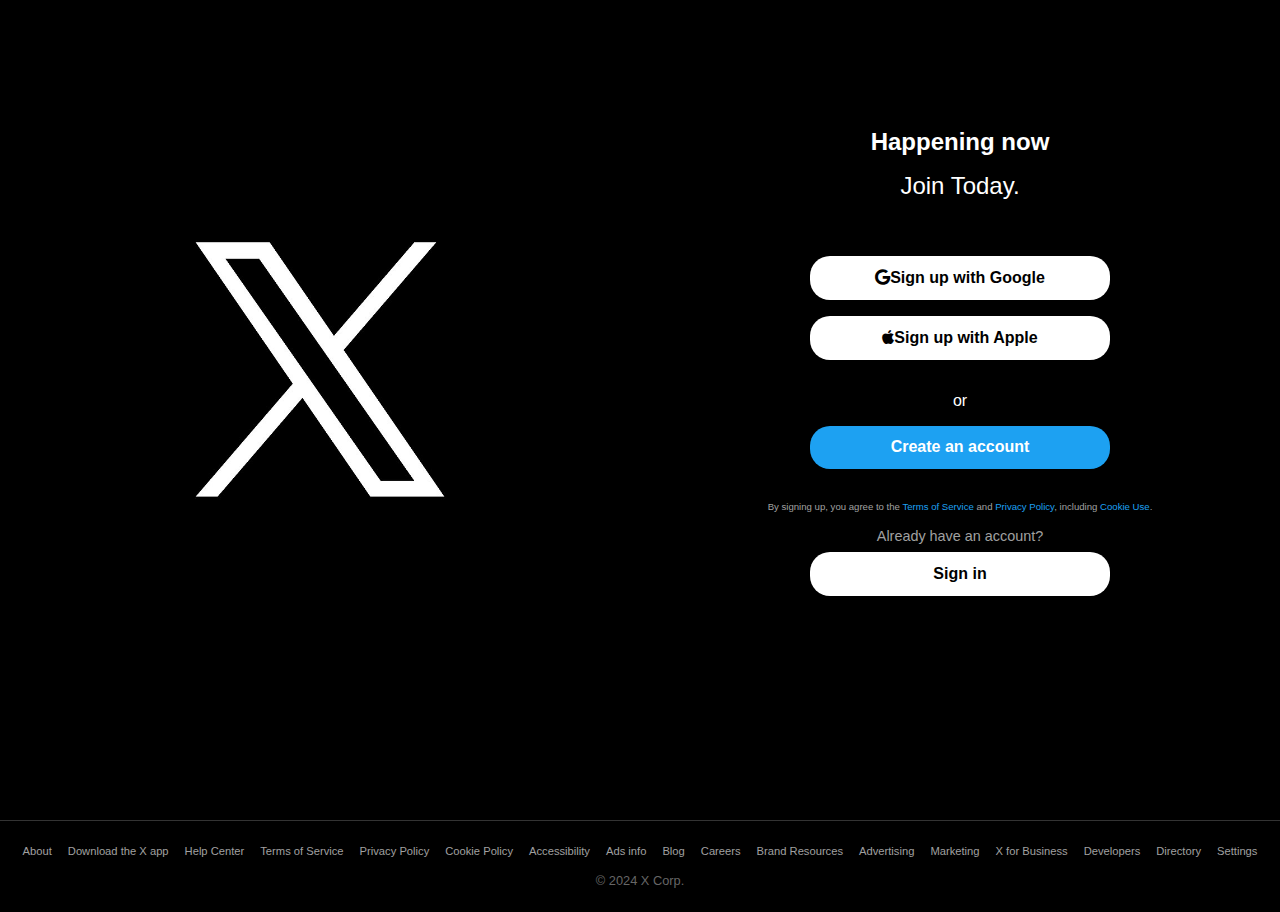
<file: LOGINPAGE/login.html>
<!DOCTYPE html>
<html lang="en">
  <head>
    <meta charset="UTF-8" />
    <meta name="viewport" content="width=device-width, initial-scale=1.0" />
    <title>Login - X</title>
    <link href="https://cdnjs.cloudflare.com/ajax/libs/font-awesome/6.0.0/css/all.min.css" rel="stylesheet" />
    <link rel="stylesheet" href="index.css" />
    <link rel="stylesheet" href="App.css" />
  </head>
  <body>
    <div class="container">
      <div class="left-section">
        <img src="x-logo.png" alt="X Logo" />
      </div>
      <div class="right-section" id="app">
      </div>
    </div>
    <footer class="page-footer">
      <ul id="footer-links"></ul>
      <div class="footer-copyright">© 2024 X Corp.</div>
    </footer>
    <script src="main.js"></script>
  </body>
</html>
</file>
<file: LOGINPAGE/App.css>
body {
    margin: 0;
    font-family: Arial, sans-serif;
    background-color: #000000;
    color: #ffffff;
  }
  
  .container {
    display: flex;
    justify-content: space-between;
    align-items: center;
    height: 100vh;
    width: 100%;
  }
  
  .left-section {
    flex: 1;
    display: flex;
    justify-content: center;
    align-items: center;
    background-color: #000000;
  }
  
  .left-section img {
    max-width: 100%;
    height: auto;
  }
  
  .right-section {
    flex: 1;
    display: flex;
    justify-content: center;
    align-items: center;
  }
  
  .login-box {
    max-width: 400px;
    width: 90%;
    background-color: #1d1d1d;
    padding: 2rem;
    border-radius: 8px;
    box-shadow: 0 4px 10px rgba(0, 0, 0, 0.5);
    text-align: center;
  }
  
  .login-box h1 {
    font-size: 1.5rem;
    margin-bottom: 1rem;
  }
  
  .input-group {
    margin-bottom: 1rem;
  }
  
  input {
    width: 100%;
    padding: 0.8rem;
    border: none;
    border-radius: 4px;
    margin-bottom: 0.5rem;
    background-color: #2a2a2a;
    color: #ffffff;
  }
  
  button {
    width: 100%;
    padding: 0.8rem;
    border: none;
    border-radius: 4px;
    margin-bottom: 1rem;
    font-size: 1rem;
    cursor: pointer;
  }
  
  .sign-up-google {
    background-color: #ffffff;
    color: #000000;
  }
  
  .sign-up-apple {
    background-color: #333333;
    color: #ffffff;
  }
  
  .create-account {
    background-color: #1da1f2;
    color: #ffffff;
  }
  
  .sign-in {
    margin-top: 1rem;
    font-size: 0.9rem;
  }
  
  .sign-in a {
    color: #1da1f2;
  }
  .right-section .login-box {
    margin-top: 2rem;
  }
  
  .login-header h1 {
    font-size: 3rem;
    margin-bottom: 0.5rem;
  }
  
  .login-header h2 {
    font-size: 1.25rem;
    font-weight: 300;
    margin-bottom: 2rem;
  }
  
  /* Header Styles */
  .page-header {
    text-align: center;
    margin-bottom: 2rem;
  }
  
  .page-header h1 {
    font-size: 2.5rem;
    margin-bottom: 0.5rem;
  }
  
  .page-header h2 {
    font-size: 1.5rem;
    font-weight: 300;
    margin-bottom: 1.5rem;
  }
  
  /* Layout */
  .container {
    display: flex;
    justify-content: center;
    align-items: center;
    height: calc(100vh - 10rem); /* Adjust height for the header */
    width: 100%;
  }
  
  .left-section {
    flex: 1;
    display: flex;
    justify-content: center;
    align-items: center;
  }
  
  .left-section img {
    max-width: 70%;
    height: auto;
  }
  
  .right-section {
    flex: 1;
    display: flex;
    flex-direction: column;
    justify-content: center;
    align-items: center;
    text-align: center;
  }
  
  .right-section h1 {
    font-size: 1.5rem;
    margin-bottom: 1rem;
  }
  
  /* Button Styles */
  button {
    width: 100%;
    padding: 0.8rem;
    border: none;
    border-radius: 20px; /* Rounder buttons */
    margin-bottom: 1rem;
    font-size: 1rem;
    cursor: pointer;
    transition: all 0.3s ease; /* Smooth transition */
  }
  
  .sign-up-google {
    background-color: #ffffff;
    color: #000000;
    font-weight: bold;
  }
  
  .sign-up-apple {
    background-color: #ffffff;
    color: #000000;
    font-weight: bold;
  }
  
  .create-account {
    background-color: #1da1f2;
    color: #ffffff;
    font-weight: bold;
  }
  
  /* Button Hover Effect */
  button:hover {
    transform: scale(1.05); /* Slight zoom on hover */
    box-shadow: 0 4px 10px rgba(0, 0, 0, 0.2); /* Soft shadow effect */
  }
  
  /* Adjust button width for smaller buttons */
  button {
    max-width: 300px; /* Reduced width for better proportion */
  }
  
  /* Terms and Privacy Policy Text */
  .terms-text {
    font-size: 0.6rem;
    text-align: center;
    color: #a0a0a0;
    margin-top: 1rem;
  }
  
  .terms-text a {
    color: #1da1f2;
    text-decoration: none;
  }
  
  .terms-text a:hover {
    text-decoration: underline;
  }
  
  /* Sign-in Text */
  .sign-in {
    margin-top: 1rem;
    font-size: 0.9rem;
  }
  
  .sign-in a {
    color: #1da1f2;
  }
  
  
  .sign-in {
    margin-top: 1rem;
    font-size: 0.9rem;
  }
  
  .sign-in a {
    color: #1da1f2;
  }
  /* Footer Styles */
  .page-footer {
    background-color: #000000;
    color: #a0a0a0;
    text-align: center;
    padding: 1.5rem 0;
    margin-top: 5rem;
    border-top: 1px solid #333333;
  }
  
  .page-footer ul {
    list-style: none;
    padding: 0;
    margin: 0;
    display: flex;
    flex-wrap: wrap;
    justify-content: center;
    gap: 1rem;
  }
  
  .page-footer li {
    font-size: 0.7rem;
  }
  
  .page-footer a {
    color: #a0a0a0;
    text-decoration: none;
  }
  
  .page-footer a:hover {
    text-decoration: underline;
  }
  /* Copyright Section */
  .footer-copyright {
    font-size: 0.8rem;
    margin-top: 1rem;
    color: #666666;
  }

/* Sign-In Section */
.sign-in {
  margin-top: 1rem;
  font-size: 0.9rem;
  color: #a0a0a0;
  text-align: center;
}

.sign-in-button {
  margin-top: 0.5rem;
  background-color: #ffffff;
  color: #000000;
  font-weight: bold;
  text-align: center;
  width: 100%;
  max-width: 300px;
}

.sign-in-button:hover {
  transform: scale(1.05);
  box-shadow: 0 4px 10px rgba(0, 0, 0, 0.2);
}
</file>
<file: LOGINPAGE/index.css>
/* Normalize styles */
* {
    margin: 0;
    padding: 0;
    box-sizing: border-box;
  }
  
  html, body {
    height: 100%;
  }
</file>
